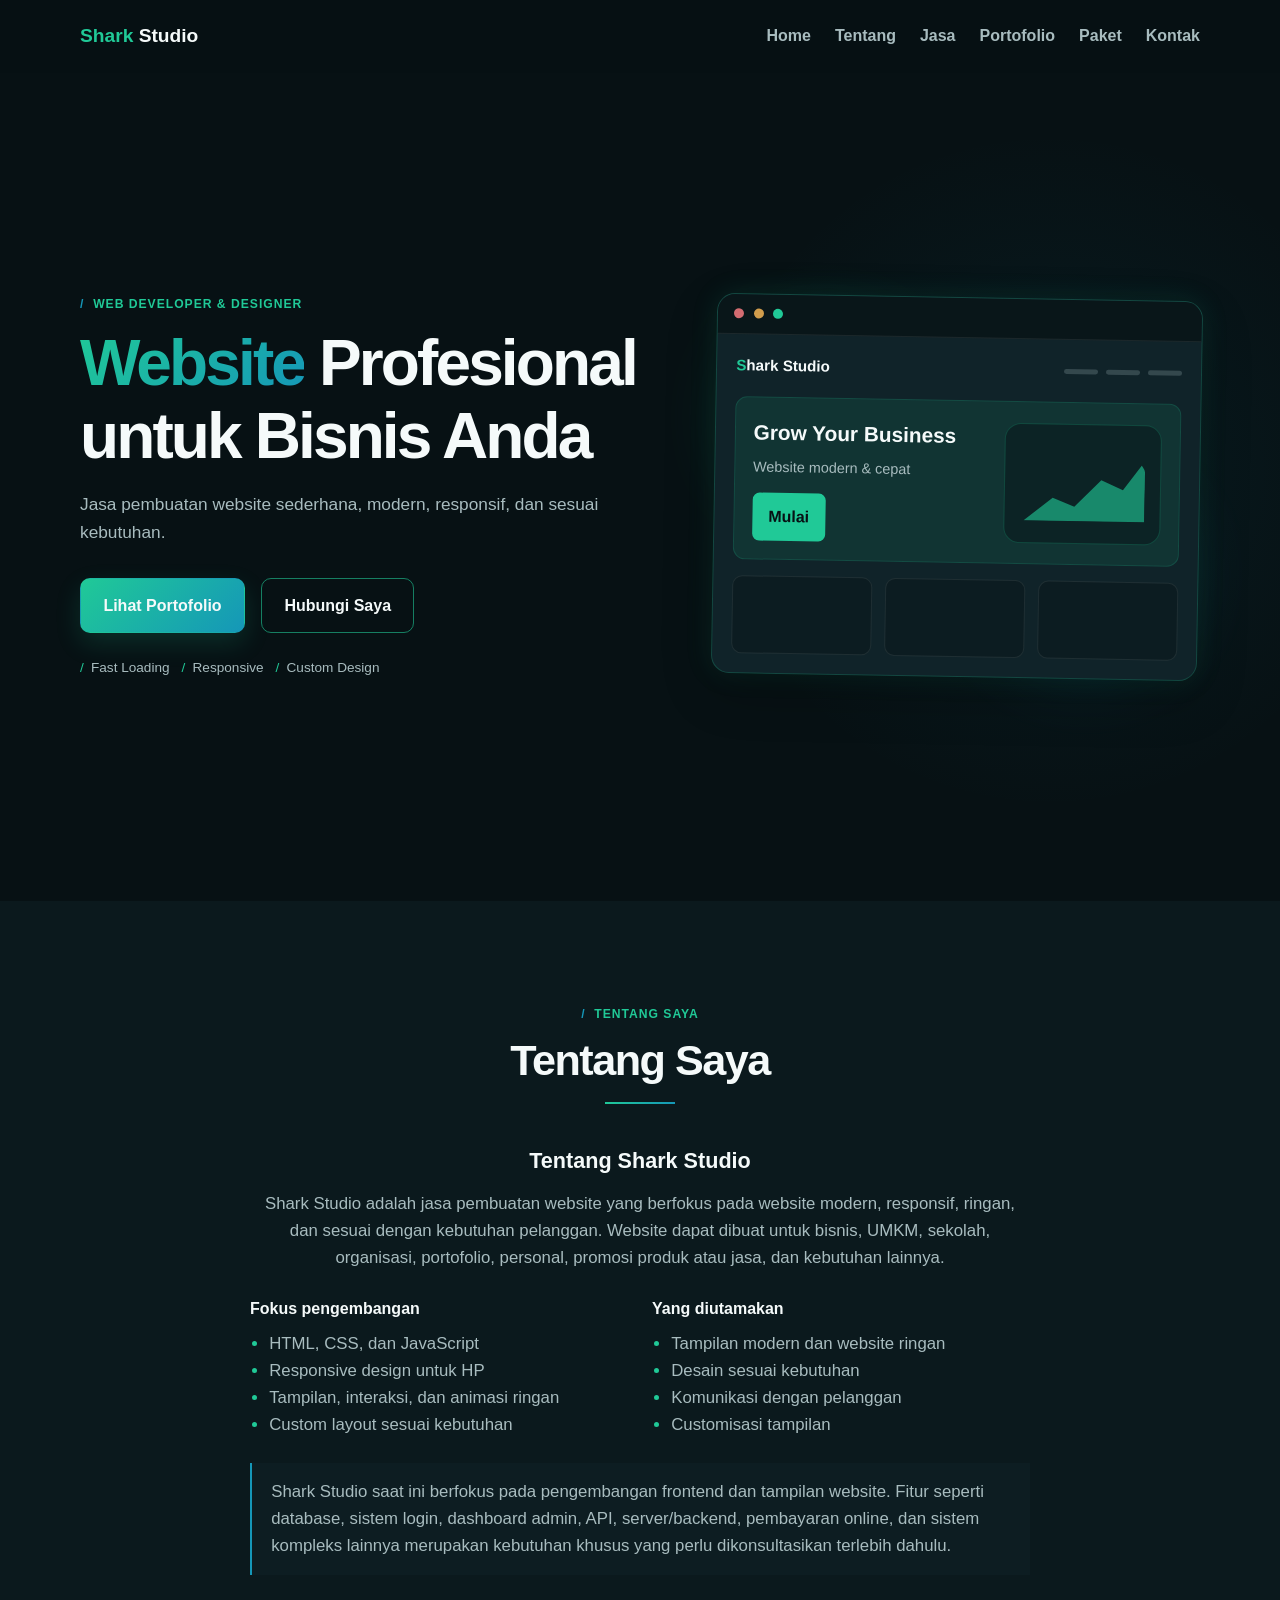
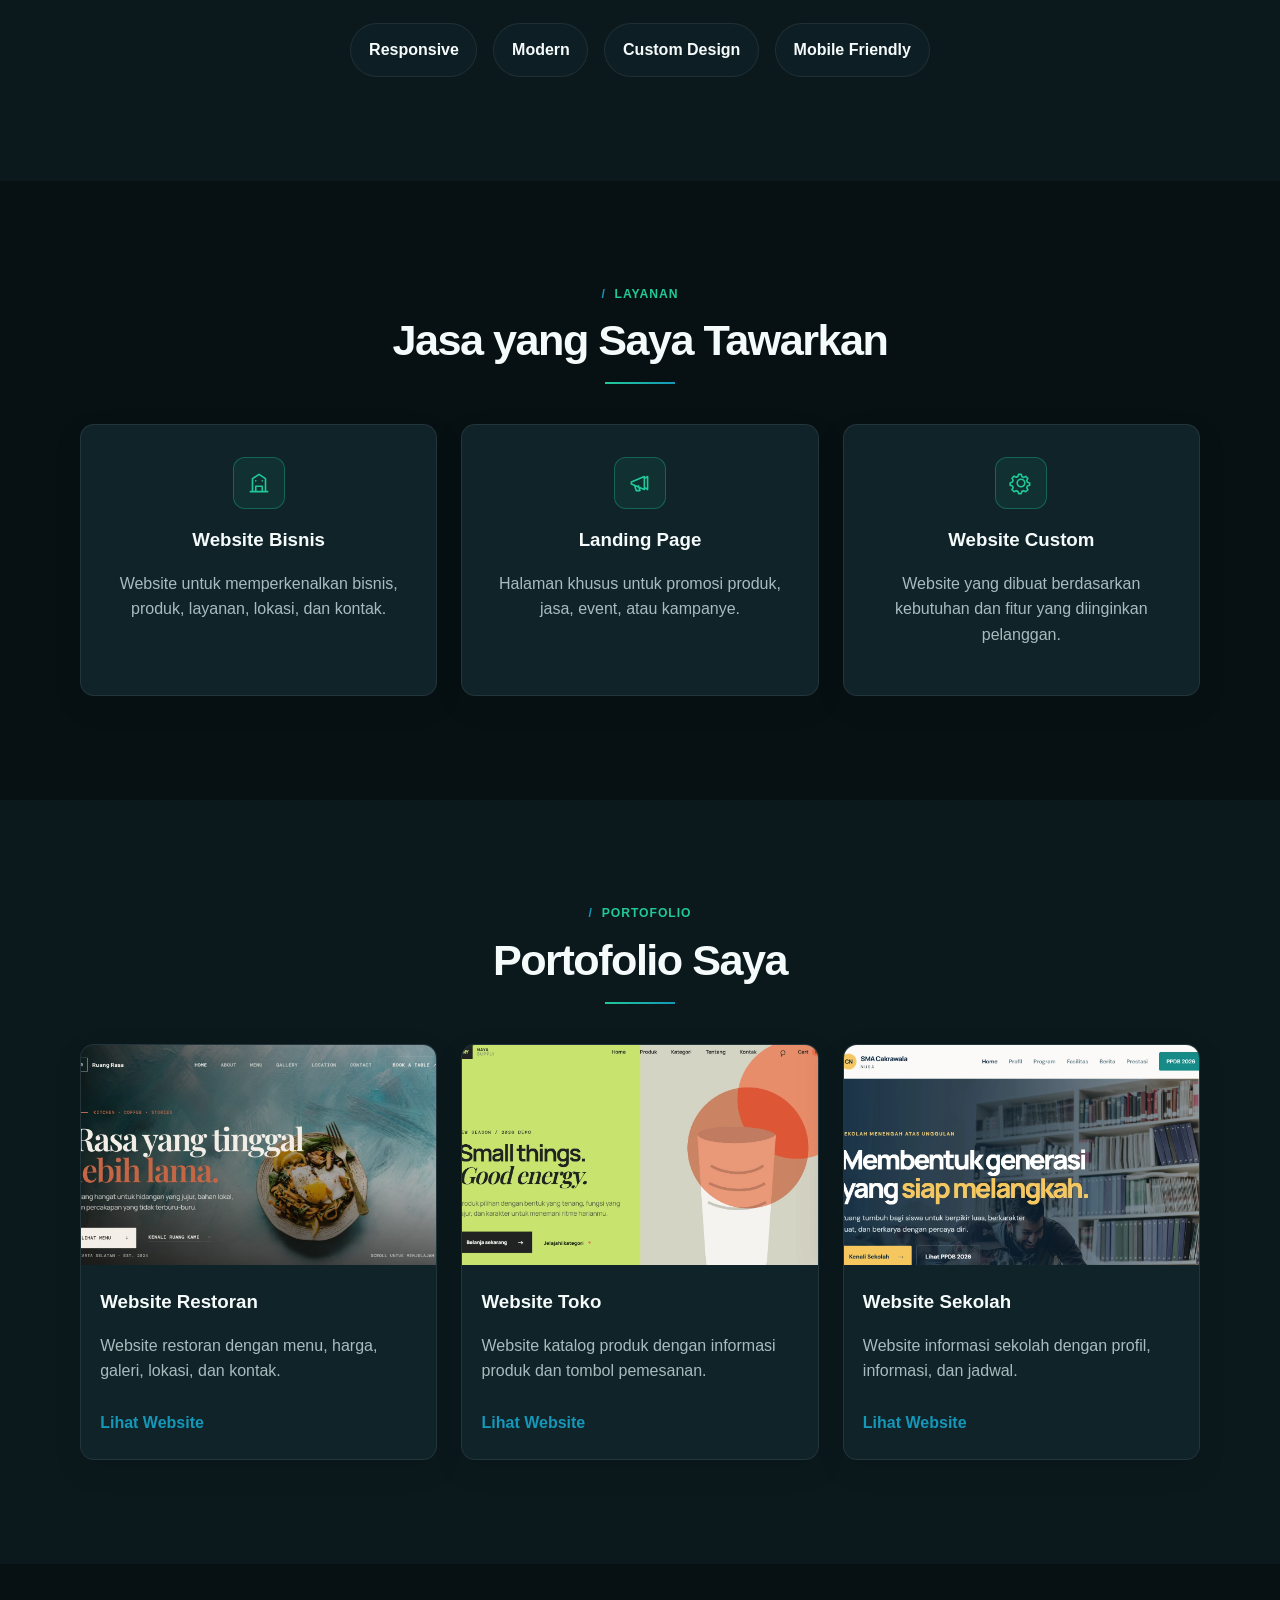
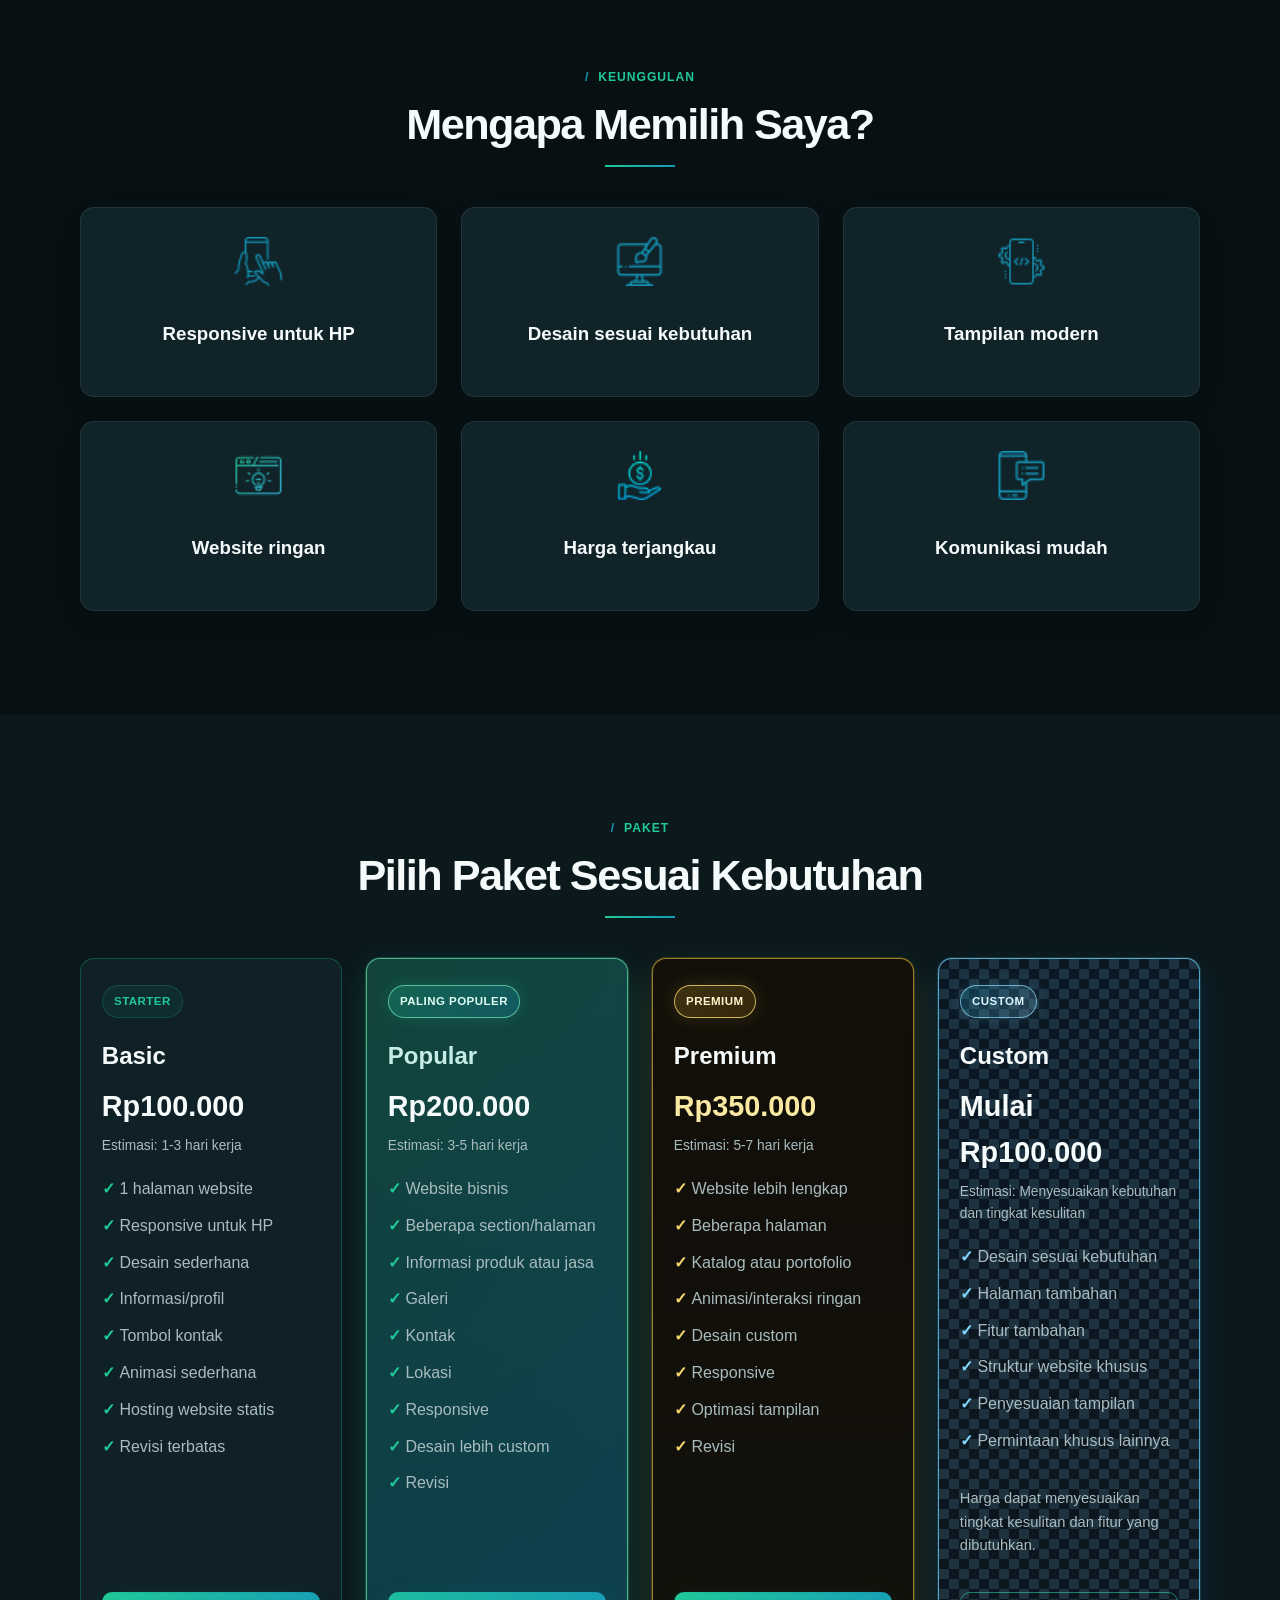
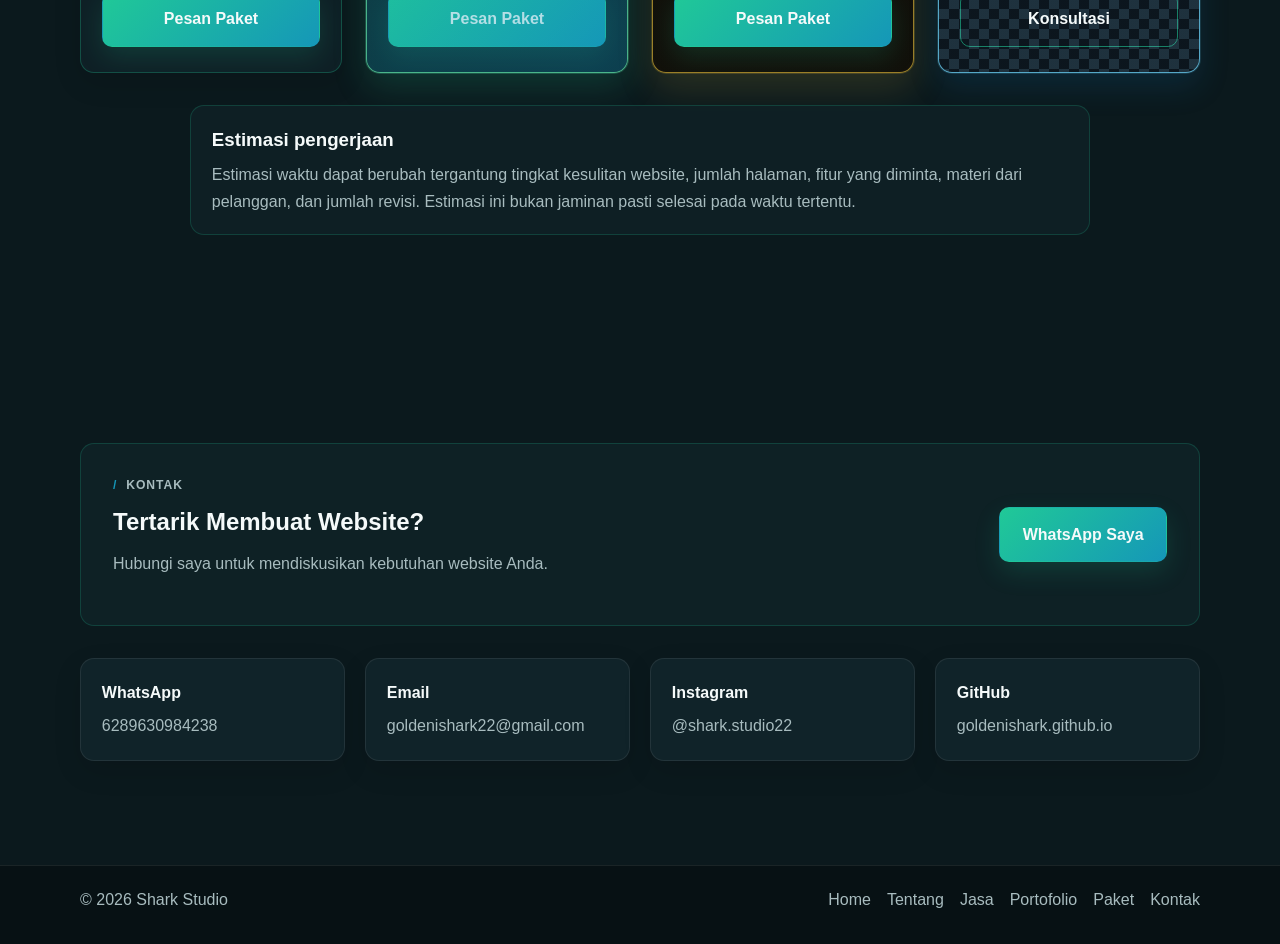
<file: index.html>
<!DOCTYPE html>
<html lang="id">
  <head>
    <meta charset="UTF-8" />
    <meta name="viewport" content="width=device-width, initial-scale=1.0" />
    <meta
      name="description"
      content="Shark Studio menyediakan jasa pembuatan website profesional untuk UMKM, bisnis, sekolah, organisasi, dan kebutuhan pribadi."
    />
    <title>Shark Studio</title>
    <link rel="stylesheet" href="style.css" />
  </head>
  <body>
    <header class="site-header">
      <div class="container header-inner">
        <a href="#home" class="logo"><span>Shark</span> Studio</a>

        <button class="menu-toggle" aria-label="Buka menu" aria-expanded="false">
          <span></span>
          <span></span>
          <span></span>
        </button>

        <nav class="main-nav" aria-label="Navigasi utama">
          <ul>
            <li><a href="#home">Home</a></li>
            <li><a href="#about">Tentang</a></li>
            <li><a href="#services">Jasa</a></li>
            <li><a href="#portfolio">Portofolio</a></li>
            <li><a href="#packages">Paket</a></li>
            <li><a href="#contact">Kontak</a></li>
          </ul>
        </nav>
      </div>
    </header>

    <main>
      <section id="home" class="hero section">
        <div class="container hero-grid">
          <div class="hero-copy reveal">
            <p class="eyebrow">Web Developer & Designer</p>
            <h1><span class="accent-text">Website</span> Profesional untuk Bisnis Anda</h1>
            <p class="lead">
              Jasa pembuatan website sederhana, modern, responsif, dan sesuai kebutuhan.
            </p>
            <div class="hero-actions">
              <a href="#portfolio" class="btn btn-primary">Lihat Portofolio</a>
              <a href="#contact" class="btn btn-secondary">Hubungi Saya</a>
            </div>
            <ul class="mini-list">
              <li>Fast Loading</li>
              <li>Responsive</li>
              <li>Custom Design</li>
            </ul>
          </div>

          <div class="hero-visual reveal" aria-label="Mockup website">
            <div class="browser-window">
              <div class="browser-bar">
                <span></span>
                <span></span>
                <span></span>
              </div>
              <div class="browser-content">
                <div class="mockup-header">
                  <div class="mockup-brand">Shark Studio</div>
                  <div class="mockup-nav">
                    <span></span>
                    <span></span>
                    <span></span>
                  </div>
                </div>
                <div class="mockup-hero">
                  <div>
                    <h3>Grow Your Business</h3>
                    <p>Website modern & cepat</p>
                    <button>Mulai</button>
                  </div>
                  <div class="mockup-chart"></div>
                </div>
                <div class="mockup-cards">
                  <div></div>
                  <div></div>
                  <div></div>
                </div>
              </div>
            </div>
          </div>
        </div>
      </section>

      <section id="about" class="section about">
        <div class="container">
          <div class="section-heading reveal">
            <p class="eyebrow">Tentang Saya</p>
            <h2>Tentang Saya</h2>
          </div>

          <div class="about-content">
            <div class="about-text reveal">
              <h3>Tentang Shark Studio</h3>
              <p>
                Shark Studio adalah jasa pembuatan website yang berfokus pada website modern,
                responsif, ringan, dan sesuai dengan kebutuhan pelanggan.
                Website dapat dibuat untuk bisnis, UMKM, sekolah, organisasi, portofolio,
                personal, promosi produk atau jasa, dan kebutuhan lainnya.
              </p>
              <div class="about-details">
                <div>
                  <h4>Fokus pengembangan</h4>
                  <ul class="about-list">
                    <li>HTML, CSS, dan JavaScript</li>
                    <li>Responsive design untuk HP</li>
                    <li>Tampilan, interaksi, dan animasi ringan</li>
                    <li>Custom layout sesuai kebutuhan</li>
                  </ul>
                </div>
                <div>
                  <h4>Yang diutamakan</h4>
                  <ul class="about-list">
                    <li>Tampilan modern dan website ringan</li>
                    <li>Desain sesuai kebutuhan</li>
                    <li>Komunikasi dengan pelanggan</li>
                    <li>Customisasi tampilan</li>
                  </ul>
                </div>
              </div>
              <p class="about-scope">
                Shark Studio saat ini berfokus pada pengembangan frontend dan tampilan website.
                Fitur seperti database, sistem login, dashboard admin, API, server/backend,
                pembayaran online, dan sistem kompleks lainnya merupakan kebutuhan khusus yang
                perlu dikonsultasikan terlebih dahulu.
              </p>
            </div>

            <div class="about-features reveal">
              <div class="feature-pill">Responsive</div>
              <div class="feature-pill">Modern</div>
              <div class="feature-pill">Custom Design</div>
              <div class="feature-pill">Mobile Friendly</div>
            </div>
          </div>
        </div>
      </section>

      <section id="services" class="section services">
        <div class="container">
          <div class="section-heading reveal">
            <p class="eyebrow">Layanan</p>
            <h2>Jasa yang Saya Tawarkan</h2>
          </div>

          <div class="card-grid">
            <article class="service-card reveal">
              <div class="icon" aria-hidden="true"><svg viewBox="0 0 24 24" role="img"><path d="M4 20h16M6 20V8l6-4 6 4v12M9 20v-5h6v5M9 10h.01M15 10h.01" /></svg></div>
              <h3>Website Bisnis</h3>
              <p>
                Website untuk memperkenalkan bisnis, produk, layanan, lokasi, dan kontak.
              </p>
            </article>

            <article class="service-card reveal">
              <div class="icon" aria-hidden="true"><svg viewBox="0 0 24 24" role="img"><path d="m4 13 12 5V6L4 11v2Zm12 3 3 2V6l-3 2M7 14l1.5 5H12l-1.5-4.38" /></svg></div>
              <h3>Landing Page</h3>
              <p>
                Halaman khusus untuk promosi produk, jasa, event, atau kampanye.
              </p>
            </article>

            <article class="service-card reveal">
              <div class="icon" aria-hidden="true"><svg viewBox="0 0 24 24" role="img"><path d="M12 8.5A3.5 3.5 0 1 0 12 15.5 3.5 3.5 0 0 0 12 8.5Zm8 3.5-2.1-.7a6.2 6.2 0 0 0-.6-1.5l1-2-1.9-1.9-2 1a6.2 6.2 0 0 0-1.5-.6L12.2 4h-2.4l-.7 2.1a6.2 6.2 0 0 0-1.5.6l-2-1-1.9 1.9 1 2a6.2 6.2 0 0 0-.6 1.5L2 12v2l2.1.7c.2.5.4 1 .6 1.5l-1 2 1.9 1.9 2-1c.5.3 1 .5 1.5.6l.7 2.1h2.4l.7-2.1c.5-.1 1-.3 1.5-.6l2 1 1.9-1.9-1-2c.3-.5.5-1 .6-1.5L20 14v-2Z" /></svg></div>
              <h3>Website Custom</h3>
              <p>
                Website yang dibuat berdasarkan kebutuhan dan fitur yang diinginkan pelanggan.
              </p>
            </article>
          </div>
        </div>
      </section>

      <section id="portfolio" class="section portfolio">
        <div class="container">
          <div class="section-heading reveal">
            <p class="eyebrow">Portofolio</p>
            <h2>Portofolio Saya</h2>
          </div>

          <div class="portfolio-grid">
            <article class="portfolio-card reveal">
              <div class="portfolio-image">
                <img
                  src="assets/image/protofolio_restoran.webp"
                  alt="Website Restoran"
                />
              </div>
              <div class="portfolio-body">
                <h3>Website Restoran</h3>
                <p>Website restoran dengan menu, harga, galeri, lokasi, dan kontak.</p>
                <a href="portofolio/restoran/index.html" class="text-link">Lihat Website</a>
              </div>
            </article>

            <article class="portfolio-card reveal">
              <div class="portfolio-image">
                <img
                  src="assets/image/protofolio_toko.webp"
                  alt="Website Toko"
                />
              </div>
              <div class="portfolio-body">
                <h3>Website Toko</h3>
                <p>Website katalog produk dengan informasi produk dan tombol pemesanan.</p>
                <a href="portofolio/toko/index.html" class="text-link">Lihat Website</a>
              </div>
            </article>

            <article class="portfolio-card reveal">
              <div class="portfolio-image">
                <img
                  src="assets/image/protofolio_sekolah.webp"
                  alt="Website Sekolah"
                />
              </div>
              <div class="portfolio-body">
                <h3>Website Sekolah</h3>
                <p>Website informasi sekolah dengan profil, informasi, dan jadwal.</p>
                <a href="portofolio/sekolah/index.html" class="text-link">Lihat Website</a>
              </div>
            </article>
          </div>
        </div>
      </section>

      <section class="section features">
        <div class="container">
          <div class="section-heading reveal">
            <p class="eyebrow">Keunggulan</p>
            <h2>Mengapa Memilih Saya?</h2>
          </div>

          <div class="feature-grid">
            <div class="feature-item reveal"><span><img class="feature-icon" src="assets/icon/touch.png" alt="Responsive untuk HP" /></span><h3>Responsive untuk HP</h3></div>
            <div class="feature-item reveal"><span><img class="feature-icon" src="assets/icon/web-design.png" alt="Desain sesuai kebutuhan" /></span><h3>Desain sesuai kebutuhan</h3></div>
            <div class="feature-item reveal"><span><img class="feature-icon" src="assets/icon/mobile-development.png" alt="Tampilan modern" /></span><h3>Tampilan modern</h3></div>
            <div class="feature-item reveal"><span><img class="feature-icon" src="assets/icon/idea.png" alt="Website ringan" /></span><h3>Website ringan</h3></div>
            <div class="feature-item reveal"><span><img class="feature-icon" src="assets/icon/save-money.png" alt="Harga terjangkau" /></span><h3>Harga terjangkau</h3></div>
            <div class="feature-item reveal"><span><img class="feature-icon" src="assets/icon/sms.png" alt="Komunikasi mudah" /></span><h3>Komunikasi mudah</h3></div>
          </div>
        </div>
      </section>

      <section id="packages" class="section packages">
        <div class="container">
          <div class="section-heading reveal">
            <p class="eyebrow">Paket</p>
            <h2>Pilih Paket Sesuai Kebutuhan</h2>
          </div>

          <div id="package-list" class="package-grid reveal" aria-live="polite"></div>

          <div class="package-note reveal">
            <h3>Estimasi pengerjaan</h3>
            <p>
              Estimasi waktu dapat berubah tergantung tingkat kesulitan website, jumlah halaman,
              fitur yang diminta, materi dari pelanggan, dan jumlah revisi. Estimasi ini bukan
              jaminan pasti selesai pada waktu tertentu.
            </p>
          </div>
        </div>
      </section>

      <section id="contact" class="section contact">
        <div class="container contact-box reveal">
          <div>
            <p class="eyebrow">Kontak</p>
            <h2>Tertarik Membuat Website?</h2>
            <p>Hubungi saya untuk mendiskusikan kebutuhan website Anda.</p>
          </div>
          <a href="https://wa.me/6289630984238" class="btn btn-primary" target="_blank" rel="noreferrer">WhatsApp Saya</a>
        </div>

        <div class="container contact-info reveal">
          <div class="info-item">
            <strong>WhatsApp</strong>
            <a href="https://wa.me/6289630984238" target="_blank" rel="noreferrer">6289630984238</a>
          </div>
          <div class="info-item">
            <strong>Email</strong>
            <a href="mailto:goldenishark22@gmail.com">goldenishark22@gmail.com</a>
          </div>
          <div class="info-item">
            <strong>Instagram</strong>
            <a href="https://www.instagram.com/shark.studio22?stkn=MXU3NDJzcjA2dmlhdA==" target="_blank" rel="noreferrer">@shark.studio22</a>
          </div>
          <div class="info-item">
            <strong>GitHub</strong>
            <a href="https://goldenishark.github.io" target="_blank" rel="noreferrer">goldenishark.github.io</a>
          </div>
        </div>
      </section>
    </main>

    <footer class="site-footer">
      <div class="container footer-inner">
        <p>© 2026 Shark Studio</p>
        <nav class="footer-nav" aria-label="Navigasi footer">
          <a href="#home">Home</a>
          <a href="#about">Tentang</a>
          <a href="#services">Jasa</a>
          <a href="#portfolio">Portofolio</a>
          <a href="#packages">Paket</a>
          <a href="#contact">Kontak</a>
        </nav>
      </div>
    </footer>

    <button class="scroll-top" aria-label="Kembali ke atas">↑</button>

    <script src="script.js"></script>
  </body>
</html>
</file>
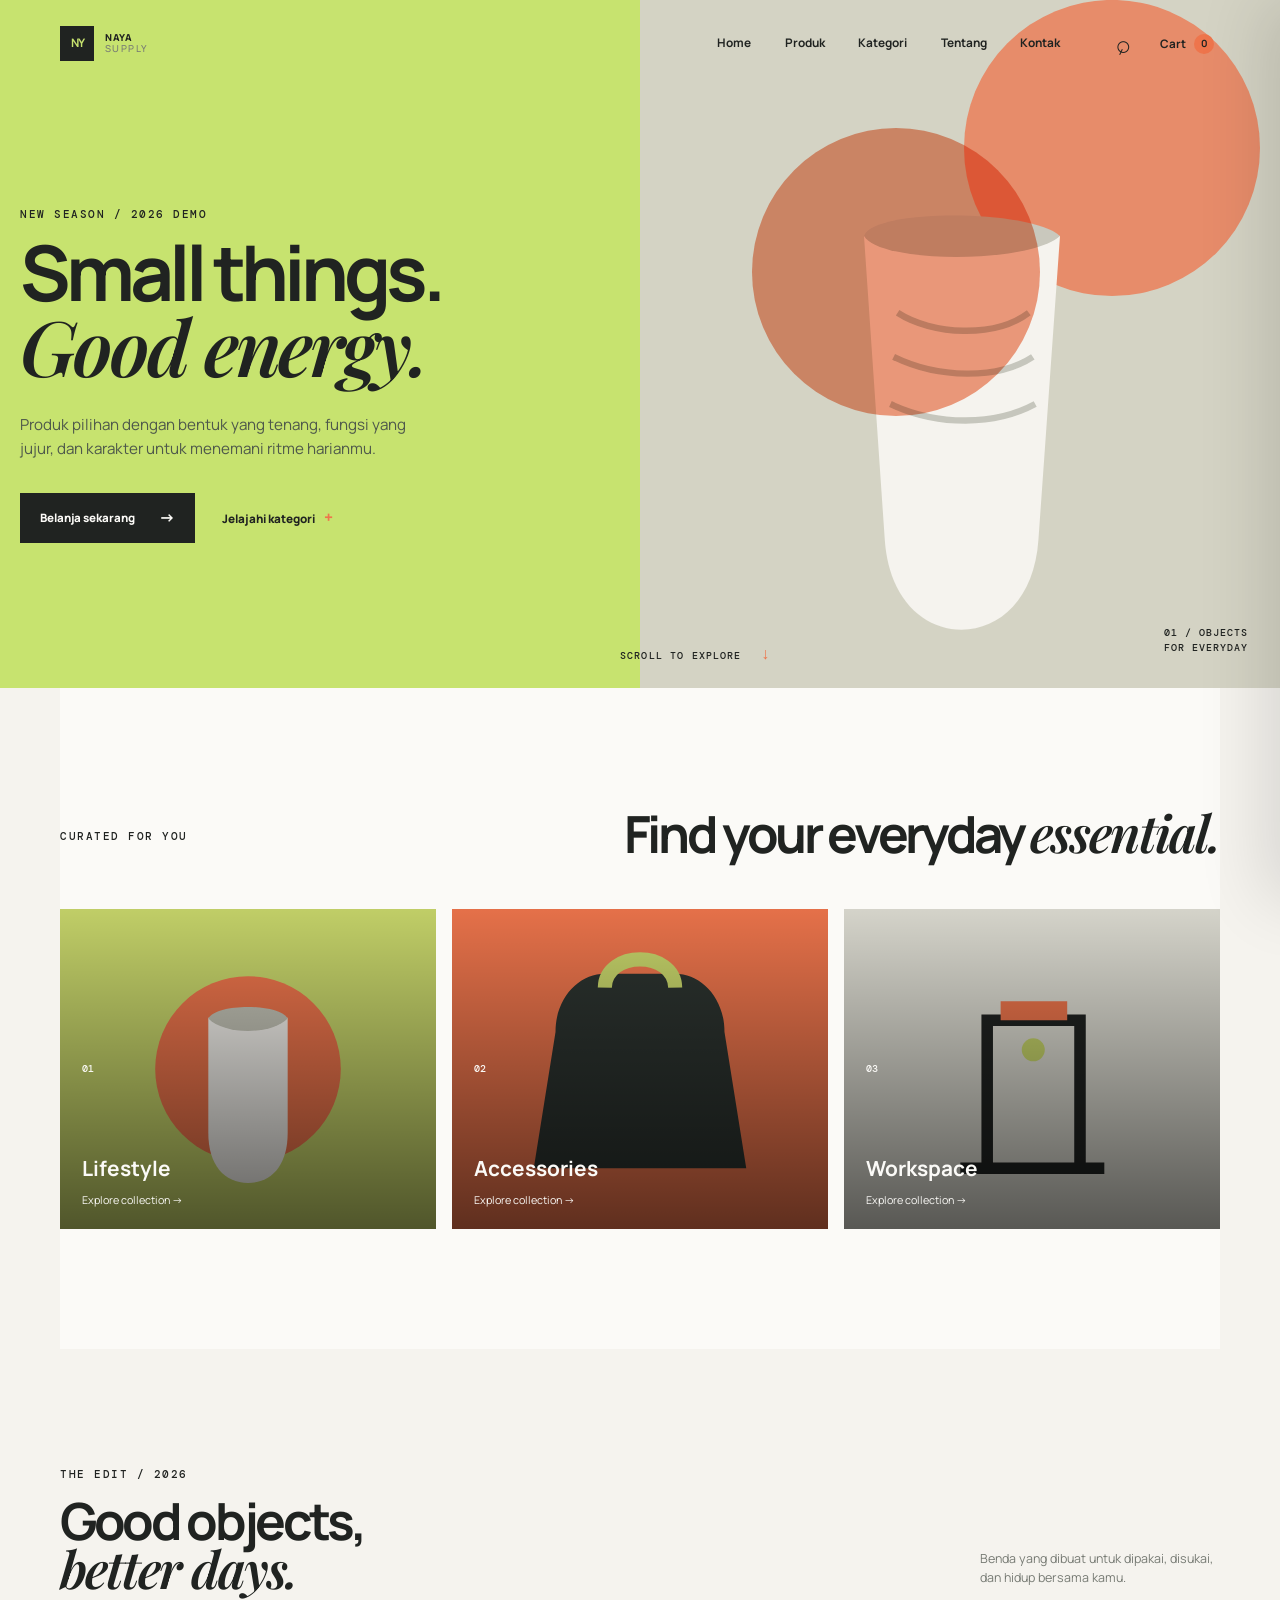
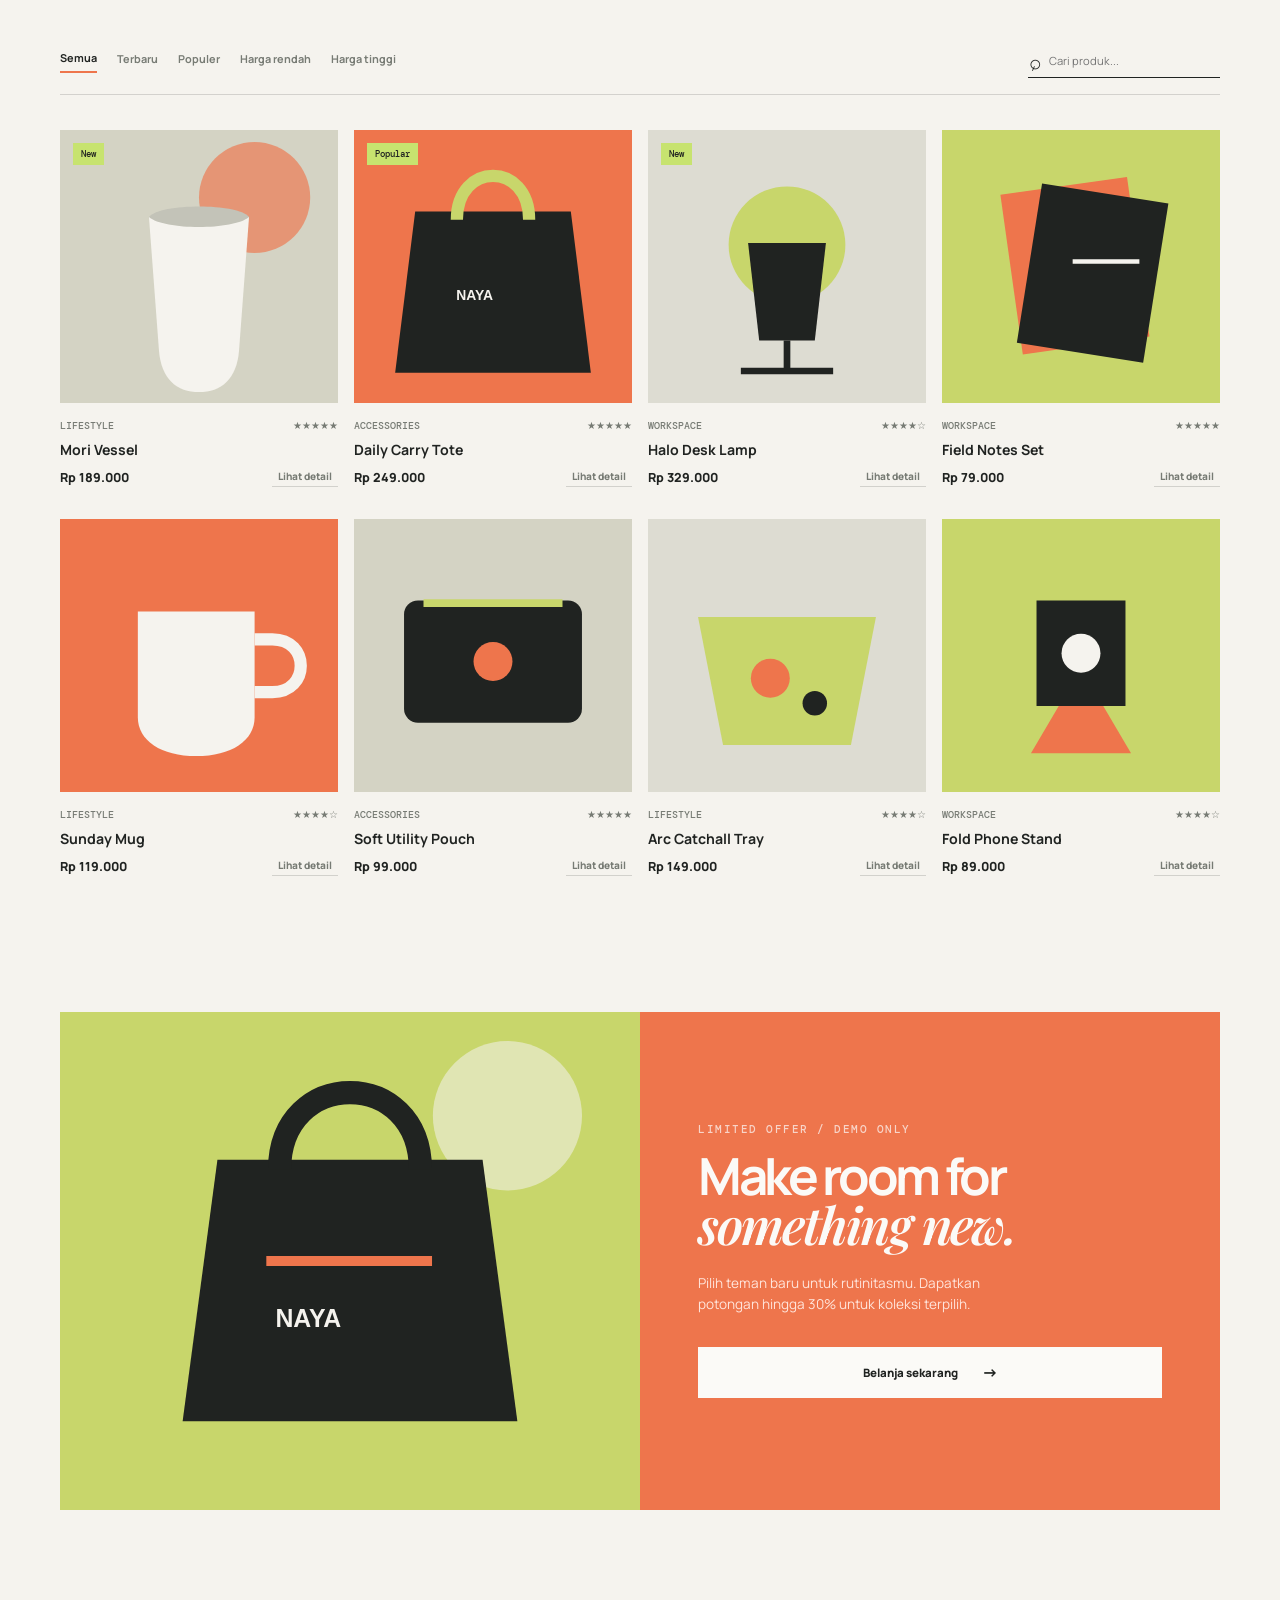
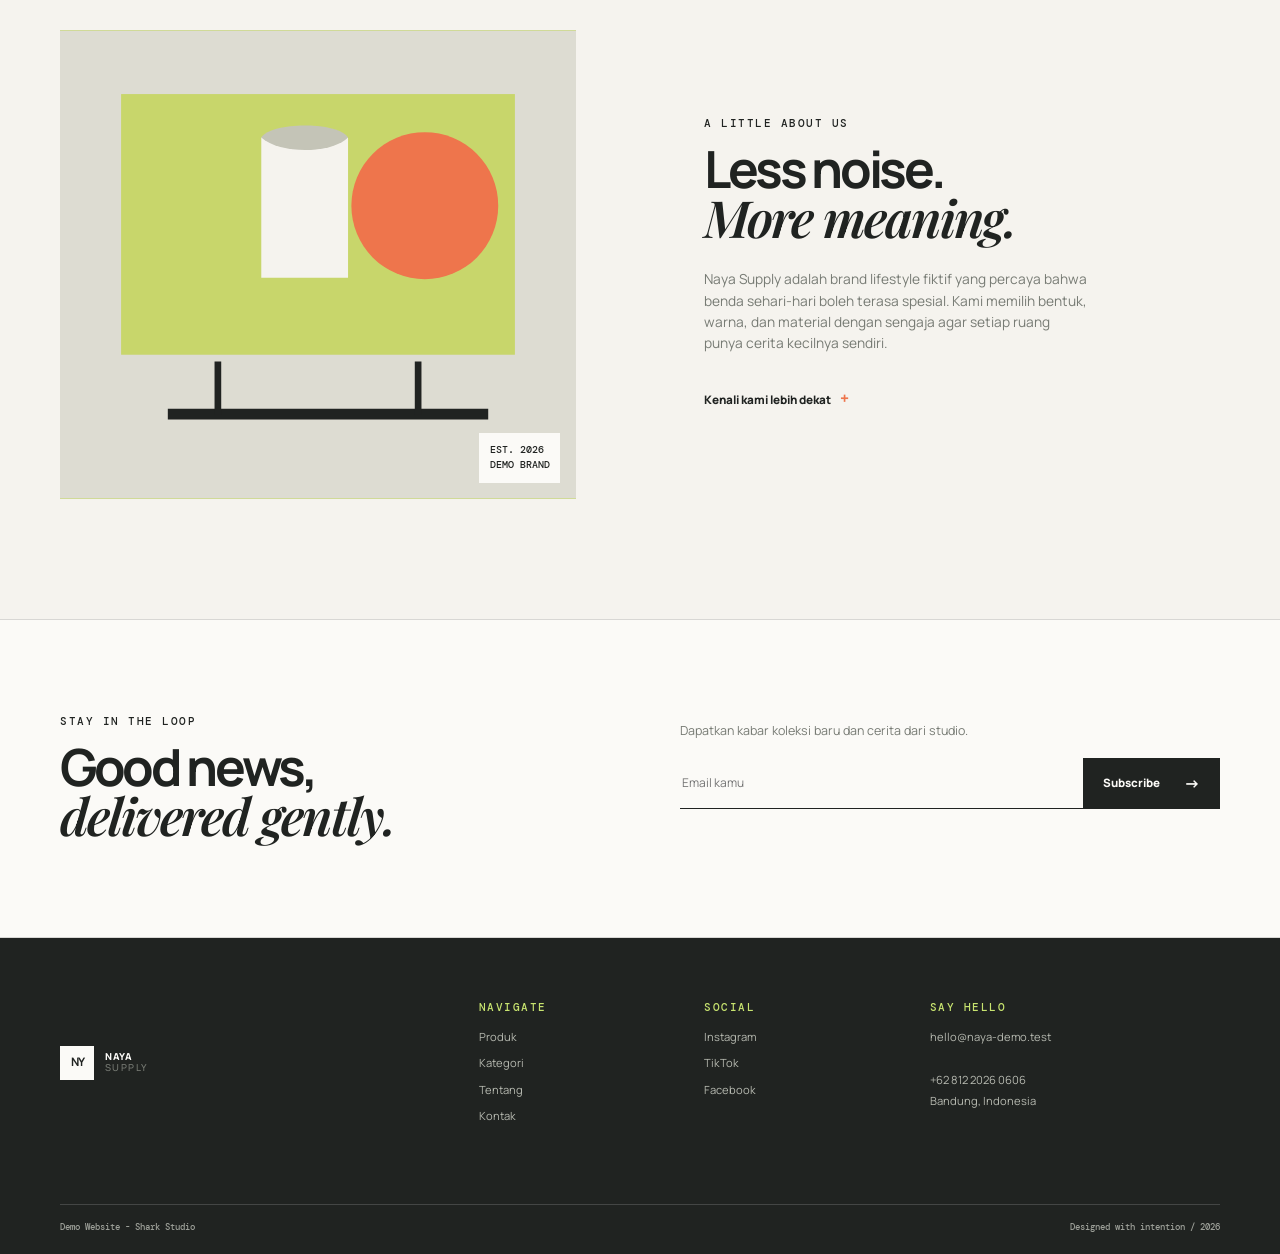
<file: portofolio/toko/index.html>
<!doctype html>
<html lang="id">
<head>
  <meta charset="utf-8">
  <meta name="viewport" content="width=device-width, initial-scale=1">
  <meta name="description" content="Naya Supply adalah demo website toko lifestyle modern dari Shark Studio.">
  <title>NAYA SUPPLY | Demo Store</title>
  <link rel="preconnect" href="https://fonts.googleapis.com">
  <link rel="preconnect" href="https://fonts.gstatic.com" crossorigin>
  <link href="https://fonts.googleapis.com/css2?family=DM+Mono:wght@400;500&family=Manrope:wght@400;500;600;700;800&family=Playfair+Display:wght@600;700&display=swap" rel="stylesheet">
  <link rel="stylesheet" href="style.css">
</head>
<body>
  <div class="loading-screen" id="loading-screen" aria-label="Memuat Naya Supply">
    <div class="loading-wordmark">NAYA<span>.</span></div><div class="loading-line"><i></i></div><small>DEMO STORE / SHARK STUDIO</small>
  </div>

  <header class="site-header">
    <a class="brand" href="#home" aria-label="Naya Supply home"><b>NY</b><span>NAYA<br><em>SUPPLY</em></span></a>
    <nav class="site-nav" id="site-nav" aria-label="Navigasi utama">
      <a href="#home">Home</a><a href="#products">Produk</a><a href="#categories">Kategori</a><a href="#about">Tentang</a><a href="#contact">Kontak</a>
    </nav>
    <div class="header-actions">
      <button class="icon-button search-trigger" aria-label="Cari produk" data-scroll-search>⌕</button>
      <button class="cart-trigger" aria-label="Buka keranjang"><span>Cart</span><b id="cart-count">0</b></button>
      <button class="menu-toggle" aria-label="Buka menu" aria-expanded="false"><i></i><i></i></button>
    </div>
  </header>

  <main>
    <section class="hero" id="home">
      <div class="hero-copy shell reveal-item"><p class="eyebrow">NEW SEASON / 2026 DEMO</p><h1>Small things.<br><i>Good energy.</i></h1><p class="hero-lead">Produk pilihan dengan bentuk yang tenang, fungsi yang jujur, dan karakter untuk menemani ritme harianmu.</p><div class="hero-actions"><a class="button button-dark" href="#products">Belanja sekarang <span>-></span></a><a class="text-link" href="#categories">Jelajahi kategori <span>+</span></a></div></div>
      <div class="hero-art"><div class="sun-shape"></div><img src="assets/images/hero-vessel.svg" alt="Vas keramik dan buku di atas meja" fetchpriority="high"><p class="hero-note">01 / OBJECTS<br>FOR EVERYDAY</p></div>
      <div class="hero-scroll">SCROLL TO EXPLORE <span>↓</span></div>
    </section>

    <section class="category-section section shell" id="categories"><div class="section-heading reveal-item"><p class="eyebrow">CURATED FOR YOU</p><h2>Find your everyday <i>essential.</i></h2></div><div class="category-grid">
      <button class="category-card reveal-item" data-category-filter="lifestyle"><img src="assets/images/category-lifestyle.svg" alt="Lifestyle products"><span>01</span><strong>Lifestyle</strong><em>Explore collection -></em></button>
      <button class="category-card reveal-item" data-category-filter="accessories"><img src="assets/images/category-accessories.svg" alt="Accessories products"><span>02</span><strong>Accessories</strong><em>Explore collection -></em></button>
      <button class="category-card reveal-item" data-category-filter="workspace"><img src="assets/images/category-workspace.svg" alt="Workspace products"><span>03</span><strong>Workspace</strong><em>Explore collection -></em></button>
    </div></section>

    <section class="products-section section" id="products"><div class="shell"><div class="section-heading products-heading reveal-item"><div><p class="eyebrow">THE EDIT / 2026</p><h2>Good objects,<br><i>better days.</i></h2></div><p class="heading-note">Benda yang dibuat untuk dipakai, disukai, dan hidup bersama kamu.</p></div>
      <div class="product-toolbar"><div class="filter-tabs" role="group" aria-label="Filter produk"><button class="active" data-filter="all">Semua</button><button data-filter="latest">Terbaru</button><button data-filter="popular">Populer</button><button data-filter="low">Harga rendah</button><button data-filter="high">Harga tinggi</button></div><label class="search-box"><span>⌕</span><input id="product-search" type="search" placeholder="Cari produk..." aria-label="Cari produk"></label></div>
      <div class="product-grid" id="product-grid"></div><p class="empty-state" id="empty-state" hidden>Produk yang kamu cari belum ditemukan.</p>
    </div></section>

    <section class="promo-section shell"><div class="promo-art"><img src="assets/images/promo-bag.svg" alt="Tas kanvas Naya Supply" loading="lazy"></div><div class="promo-copy"><p class="eyebrow">LIMITED OFFER / DEMO ONLY</p><h2>Make room for<br><i>something new.</i></h2><p>Pilih teman baru untuk rutinitasmu. Dapatkan potongan hingga 30% untuk koleksi terpilih.</p><a class="button button-light" href="#products">Belanja sekarang <span>-></span></a></div></section>

    <section class="about-section section shell" id="about"><div class="about-image reveal-item"><img src="assets/images/about-studio.svg" alt="Suasana studio Naya Supply" loading="lazy"><span>EST. 2026<br>DEMO BRAND</span></div><div class="about-copy reveal-item"><p class="eyebrow">A LITTLE ABOUT US</p><h2>Less noise.<br><i>More meaning.</i></h2><p>Naya Supply adalah brand lifestyle fiktif yang percaya bahwa benda sehari-hari boleh terasa spesial. Kami memilih bentuk, warna, dan material dengan sengaja agar setiap ruang punya cerita kecilnya sendiri.</p><a class="text-link" href="#contact">Kenali kami lebih dekat <span>+</span></a></div></section>

    <section class="newsletter-section" id="contact"><div class="shell newsletter-inner"><div><p class="eyebrow">STAY IN THE LOOP</p><h2>Good news,<br><i>delivered gently.</i></h2></div><form id="newsletter-form"><label for="email">Dapatkan kabar koleksi baru dan cerita dari studio.</label><div class="email-row"><input id="email" type="email" placeholder="Email kamu" required><button class="button button-dark" type="submit">Subscribe <span>-></span></button></div><p class="form-message" id="form-message" role="status"></p></form></div></section>
  </main>

  <footer class="site-footer"><div class="shell footer-main"><a class="brand brand-footer" href="#home"><b>NY</b><span>NAYA<br><em>SUPPLY</em></span></a><div><p class="footer-label">Navigate</p><a href="#products">Produk</a><a href="#categories">Kategori</a><a href="#about">Tentang</a><a href="#contact">Kontak</a></div><div><p class="footer-label">Social</p><a href="#contact">Instagram</a><a href="#contact">TikTok</a><a href="#contact">Facebook</a></div><div class="footer-contact"><p class="footer-label">Say hello</p><a href="mailto:hello@naya-demo.test">hello@naya-demo.test</a><p>+62 812 2026 0606<br>Bandung, Indonesia</p></div></div><div class="shell footer-bottom"><span>Demo Website - Shark Studio</span><span>Designed with intention / 2026</span></div></footer>

  <aside class="cart-drawer" id="cart-drawer" aria-hidden="true"><div class="drawer-head"><div><p class="eyebrow">YOUR SELECTION</p><h2>Cart <span id="cart-label">(0)</span></h2></div><button class="close-button" data-close-cart aria-label="Tutup cart">x</button></div><div class="cart-items" id="cart-items"></div><div class="cart-footer"><div class="total-row"><span>Total</span><strong id="cart-total">Rp 0</strong></div><button class="button button-dark checkout-button" id="checkout-button">Checkout demo <span>-></span></button><small>Checkout ini hanya simulasi frontend. Tidak ada pembayaran nyata.</small></div></aside><div class="drawer-backdrop" data-close-cart></div>

  <dialog class="product-modal" id="product-modal"><button class="close-button modal-close" aria-label="Tutup detail">x</button><div class="modal-image"><img id="modal-image" alt=""></div><div class="modal-copy"><p class="eyebrow" id="modal-category"></p><h2 id="modal-name"></h2><div class="modal-rating" id="modal-rating"></div><strong class="modal-price" id="modal-price"></strong><p id="modal-description"></p><div class="option-row"><span>Color</span><div><button class="option active">Mist</button><button class="option">Ink</button><button class="option">Clay</button></div></div><div class="quantity-row"><span>Jumlah</span><div class="quantity-control"><button data-modal-quantity="-" aria-label="Kurangi jumlah">-</button><b id="modal-quantity">1</b><button data-modal-quantity="+" aria-label="Tambah jumlah">+</button></div></div><button class="button button-dark modal-add" id="modal-add">Tambah ke cart <span>-></span></button></div></dialog>
  <script src="script.js"></script>
</body>
</html>
</file>
<file: style.css>
:root {
  --bg-primary: #071114;
  --bg-secondary: #0b191d;
  --bg-card: #102329;
  --green: #20c997;
  --green-dark: #14966f;
  --sea-blue: #1597b8;
  --sea-blue-dark: #0d6078;
  --white: #f5fafa;
  --text-primary: #f5fafa;
  --text-secondary: #a8bcbf;
  --border: rgba(255, 255, 255, 0.08);
  --gradient-accent: linear-gradient(135deg, #20c997, #1597b8);
  --shadow: 0 18px 50px rgba(0, 0, 0, 0.24);
  --glow: 0 0 28px rgba(32, 201, 151, 0.12);
  --radius: 14px;
}

* { box-sizing: border-box; }

html { scroll-behavior: smooth; }

body {
  margin: 0;
  overflow-x: hidden;
  font-family: "Trebuchet MS", Arial, sans-serif;
  background: var(--bg-primary);
  color: var(--text-primary);
  line-height: 1.6;
}

img { max-width: 100%; display: block; }
a { color: inherit; text-decoration: none; }
button, input, textarea, select { font: inherit; }
button:focus-visible, a:focus-visible { outline: 2px solid var(--green); outline-offset: 4px; }

.container { width: min(1120px, calc(100% - 2rem)); margin: 0 auto; }
.section { padding: 6.5rem 0; }

.site-header {
  position: sticky;
  top: 0;
  z-index: 1000;
  background: rgba(7, 17, 20, 0.72);
  backdrop-filter: blur(14px);
  border-bottom: 1px solid transparent;
  transition: background 0.25s ease, border-color 0.25s ease;
}

.site-header.scrolled { background: rgba(7, 17, 20, 0.94); border-color: var(--border); box-shadow: 0 8px 26px rgba(0, 0, 0, 0.14); }
.header-inner { display: flex; align-items: center; justify-content: space-between; min-height: 72px; }
.logo { color: var(--white); font-size: 1.2rem; font-weight: 700; }
.logo span { color: var(--green); }

.main-nav ul { display: flex; align-items: center; gap: 1.5rem; list-style: none; margin: 0; padding: 0; }
.main-nav a { color: var(--text-secondary); font-weight: 600; transition: color 0.25s ease; }
.main-nav a:hover, .main-nav a:focus-visible { color: var(--green); }

.menu-toggle {
  display: none;
  width: 46px;
  height: 46px;
  border: 1px solid var(--border);
  background: var(--bg-card);
  border-radius: 12px;
  align-items: center;
  justify-content: center;
  flex-direction: column;
  gap: 5px;
  cursor: pointer;
}

.menu-toggle span { width: 22px; height: 2px; background: var(--green); border-radius: 999px; display: block; }

.hero {
  min-height: calc(100vh - 72px);
  display: flex;
  align-items: center;
  background: radial-gradient(circle at 82% 48%, rgba(21, 151, 184, 0.08), transparent 30%), var(--bg-primary);
}

.hero-grid { display: grid; gap: 2.5rem; align-items: center; }
.hero-copy { max-width: 600px; }
.eyebrow { margin: 0 0 0.75rem; color: var(--green); font-weight: 700; text-transform: uppercase; letter-spacing: 0.08em; font-size: 0.76rem; }
.eyebrow::before { content: "/"; margin-right: 0.55rem; color: var(--sea-blue); }

.hero-copy h1, .section-heading h2, .contact-box h2 { margin: 0 0 1rem; color: var(--white); line-height: 1.15; }
.hero-copy h1 { font-size: clamp(2.2rem, 5vw, 4rem); letter-spacing: -0.045em; }
.accent-text { background: var(--gradient-accent); -webkit-background-clip: text; background-clip: text; color: transparent; }
.lead { font-size: 1.08rem; color: var(--text-secondary); margin-bottom: 2rem; }
.hero-actions { display: flex; flex-wrap: wrap; gap: 1rem; margin-bottom: 1.5rem; }

.btn {
  display: inline-flex;
  align-items: center;
  justify-content: center;
  min-height: 48px;
  padding: 0.85rem 1.4rem;
  border: 1px solid transparent;
  border-radius: 10px;
  font-weight: 700;
  transition: transform 0.25s ease, box-shadow 0.25s ease, background 0.25s ease, border-color 0.25s ease;
}

.btn:hover, .btn:focus-visible { transform: translateY(-2px); }
.btn-primary { background: var(--gradient-accent); color: var(--white); box-shadow: 0 10px 26px rgba(32, 201, 151, 0.16); }
.btn-primary:hover, .btn-primary:focus-visible { background: linear-gradient(135deg, #14966f, #0d6078); box-shadow: 0 14px 32px rgba(21, 151, 184, 0.22); }
.btn-secondary { border-color: rgba(32, 201, 151, 0.6); background: transparent; color: var(--white); }
.btn-secondary:hover, .btn-secondary:focus-visible { border-color: var(--green); background: rgba(32, 201, 151, 0.08); }

.mini-list { display: flex; flex-wrap: wrap; gap: 0.75rem; list-style: none; padding: 0; margin: 0; color: var(--text-secondary); font-size: 0.85rem; }
.mini-list li::before { content: "/"; margin-right: 0.45rem; color: var(--green); }

.hero-visual { position: relative; display: flex; justify-content: center; }
.hero-visual::before, .hero-visual::after { content: ""; position: absolute; border-radius: 50%; filter: blur(38px); opacity: 0.18; pointer-events: none; }
.hero-visual::before { width: 180px; height: 180px; background: var(--green); top: 8%; left: 4%; }
.hero-visual::after { width: 190px; height: 190px; background: var(--sea-blue); right: 4%; bottom: 2%; }

.browser-window { position: relative; z-index: 1; width: min(100%, 520px); background: var(--bg-card); border: 1px solid rgba(32, 201, 151, 0.22); border-radius: 18px; box-shadow: var(--shadow), var(--glow); overflow: hidden; transform: rotate(1deg); }
.browser-bar { background: rgba(7, 17, 20, 0.72); padding: 0.9rem 1rem; display: flex; gap: 0.6rem; border-bottom: 1px solid var(--border); }
.browser-bar span { width: 10px; height: 10px; border-radius: 50%; display: inline-block; }
.browser-bar span:nth-child(1) { background: #d36c71; }
.browser-bar span:nth-child(2) { background: #d19d4c; }
.browser-bar span:nth-child(3) { background: var(--green); }
.browser-content { padding: 1.2rem; }
.mockup-header { display: flex; align-items: center; justify-content: space-between; margin-bottom: 1.2rem; }
.mockup-brand { color: var(--white); font-size: 0.95rem; font-weight: 700; }
.mockup-brand::first-letter { color: var(--green); }
.mockup-nav { display: flex; gap: 0.5rem; }
.mockup-nav span { width: 34px; height: 5px; background: rgba(168, 188, 191, 0.24); border-radius: 999px; display: block; }
.mockup-hero { display: grid; grid-template-columns: 1.2fr 0.8fr; gap: 1rem; background: rgba(32, 201, 151, 0.1); border: 1px solid rgba(32, 201, 151, 0.16); border-radius: 12px; padding: 1.1rem; align-items: center; }
.mockup-hero h3 { margin: 0 0 0.4rem; font-size: 1.3rem; color: var(--white); }
.mockup-hero p { margin: 0 0 0.9rem; color: var(--text-secondary); font-size: 0.9rem; }
.mockup-hero button { border: 0; background: var(--green); color: var(--bg-primary); border-radius: 7px; padding: 0.7rem 1rem; font-weight: 700; }
.mockup-chart { height: 120px; border-radius: 16px; border: 1px solid rgba(32, 201, 151, 0.22); background: rgba(7, 17, 20, 0.45); position: relative; overflow: hidden; }
.mockup-chart::before { content: ""; position: absolute; inset: auto 10% 18% 12%; height: 52%; border-radius: 14px 14px 0 0; background: rgba(32, 201, 151, 0.62); clip-path: polygon(0% 100%, 24% 62%, 42% 76%, 64% 32%, 82% 48%, 100% 0%, 100% 100%); }
.mockup-cards { display: grid; grid-template-columns: repeat(3, 1fr); gap: 0.8rem; margin-top: 1rem; }
.mockup-cards div { height: 78px; border-radius: 10px; background: rgba(7, 17, 20, 0.36); border: 1px solid var(--border); }

.about, .portfolio, .contact { background: var(--bg-secondary); }
.section-heading { text-align: center; margin-bottom: 2.5rem; }
.section-heading h2 { font-size: clamp(2rem, 4vw, 2.7rem); letter-spacing: -0.035em; }
.section-heading h2::after { content: ""; display: block; width: 70px; height: 2px; margin: 1rem auto 0; background: var(--gradient-accent); }
.about-content { display: grid; gap: 2rem; }
.about-text { max-width: 780px; margin: 0 auto; text-align: center; font-size: 1.05rem; color: var(--text-secondary); }
.about-text h3, .about-details h4 { color: var(--white); }
.about-text h3 { margin: 0 0 0.8rem; font-size: 1.35rem; }
.about-text p { margin: 0 0 1rem; }
.about-details { display: grid; grid-template-columns: repeat(2, minmax(0, 1fr)); gap: 1.5rem; margin: 1.5rem 0; text-align: left; }
.about-details h4 { margin: 0 0 0.6rem; font-size: 1rem; }
.about-list { margin: 0; padding-left: 1.2rem; }
.about-list li::marker { color: var(--green); }
.about-scope { padding: 1rem 1.2rem; border-left: 2px solid var(--sea-blue); background: rgba(16, 35, 41, 0.5); text-align: left; }
.about-features { display: flex; flex-wrap: wrap; justify-content: center; gap: 1rem; }
.feature-pill { background: rgba(16, 35, 41, 0.62); color: var(--text-primary); border: 1px solid var(--border); border-radius: 999px; padding: 0.8rem 1.1rem; font-weight: 700; transition: border-color 0.25s ease, color 0.25s ease; }
.feature-pill:hover { border-color: rgba(21, 151, 184, 0.6); color: var(--green); }

.card-grid, .portfolio-grid, .feature-grid { display: grid; gap: 1.5rem; }
.card-grid, .portfolio-grid { grid-template-columns: repeat(3, minmax(0, 1fr)); }
.service-card, .portfolio-card, .feature-item, .info-item { background: var(--bg-card); border: 1px solid var(--border); border-radius: var(--radius); box-shadow: 0 10px 28px rgba(0, 0, 0, 0.12); transition: transform 0.25s ease, border-color 0.25s ease, box-shadow 0.25s ease; }
.service-card:hover, .portfolio-card:hover, .feature-item:hover, .info-item:hover { transform: translateY(-4px); border-color: rgba(32, 201, 151, 0.38); box-shadow: var(--shadow), var(--glow); }
.service-card { padding: 2rem 1.5rem; text-align: center; }
.icon { width: 52px; height: 52px; margin: 0 auto 1rem; display: grid; place-items: center; border: 1px solid rgba(32, 201, 151, 0.34); border-radius: 12px; background: rgba(32, 201, 151, 0.08); color: var(--green); }
.icon svg { width: 26px; height: 26px; fill: none; stroke: currentColor; stroke-linecap: round; stroke-linejoin: round; stroke-width: 1.5; }
.service-card h3, .portfolio-card h3, .feature-item h3 { margin: 0 0 0.7rem; color: var(--white); }
.service-card p, .portfolio-card p, .contact-box p, .contact-info a { color: var(--text-secondary); }

.portfolio-card { overflow: hidden; }
.portfolio-image { position: relative; height: 220px; overflow: hidden; background: var(--bg-card); }
.portfolio-image::after { content: ""; position: absolute; inset: 0; background: linear-gradient(135deg, rgba(32, 201, 151, 0.18), rgba(21, 151, 184, 0.2)); opacity: 0; transition: opacity 0.25s ease; }
.portfolio-card:hover .portfolio-image::after { opacity: 1; }
.portfolio-image img { width: 100%; height: 100%; object-fit: cover; }
.portfolio-body { padding: 1.4rem 1.2rem 1.5rem; }
.text-link { display: inline-block; margin-top: 0.6rem; color: var(--sea-blue); font-weight: 700; transition: color 0.25s ease; }
.text-link:hover, .text-link:focus-visible { color: var(--green); }

.features { background: var(--bg-primary); }
.feature-grid { grid-template-columns: repeat(3, minmax(0, 1fr)); }
.feature-item { display: grid; place-items: center; min-height: 190px; padding: 1.5rem; text-align: center; background: var(--bg-card); border-color: var(--border); box-shadow: 0 10px 28px rgba(0, 0, 0, 0.12); }
.feature-item h3 { color: var(--white); }
.feature-item span { color: var(--green); font-size: 2.2rem; margin-bottom: 0.5rem; }

.packages { background: var(--bg-secondary); }
.package-grid {
  display: grid;
  grid-template-columns: repeat(4, minmax(0, 1fr));
  gap: 1.5rem;
  margin-top: 1rem;
}
.package-card {
  position: relative;
  display: flex;
  flex-direction: column;
  gap: 1.2rem;
  padding: 1.6rem 1.3rem;
  background: var(--bg-card);
  border: 1px solid var(--border);
  border-radius: var(--radius);
  box-shadow: 0 10px 28px rgba(0, 0, 0, 0.12);
  transition: transform 0.25s ease, border-color 0.25s ease, box-shadow 0.25s ease;
  overflow: hidden;
}
.package-card::before {
  content: "";
  position: absolute;
  inset: 0;
  pointer-events: none;
  opacity: 0;
  transition: opacity 0.3s ease;
}
.package-card:hover {
  transform: translateY(-4px);
  box-shadow: var(--shadow), var(--glow);
}
.package-card--basic {
  border-color: rgba(32, 201, 151, 0.28);
  background: rgba(16, 35, 41, 0.82);
}
.package-card--basic:hover {
  border-color: rgba(32, 201, 151, 0.42);
}
.package-card--basic .package-badge {
  color: var(--green);
  background: rgba(32, 201, 151, 0.08);
  border-color: rgba(32, 201, 151, 0.2);
}
.package-card--basic .package-features li::before {
  color: var(--green);
}
.package-card--popular {
  border-color: rgba(94, 231, 174, 0.75);
  background: linear-gradient(180deg, rgba(15, 36, 38, 0.94), rgba(10, 22, 31, 0.96));
  box-shadow: 0 0 0 1px rgba(94, 231, 174, 0.22), 0 14px 34px rgba(32, 201, 151, 0.18);
}
.package-card--popular::before {
  opacity: 1;
  background: linear-gradient(135deg, rgba(32, 201, 151, 0.2), rgba(21, 151, 184, 0.32));
}
.package-card--popular:hover {
  border-color: rgba(94, 231, 174, 0.9);
  box-shadow: 0 0 0 1px rgba(94, 231, 174, 0.28), 0 20px 38px rgba(21, 151, 184, 0.24);
}
.package-card--popular .package-badge {
  color: #dffef3;
  background: linear-gradient(135deg, rgba(32, 201, 151, 0.24), rgba(21, 151, 184, 0.26));
  border-color: rgba(115, 232, 186, 0.7);
  box-shadow: 0 0 16px rgba(32, 201, 151, 0.2);
}
.package-card--popular .package-features li::before {
  color: var(--green);
}
.package-card--premium {
  border-color: rgba(212, 175, 55, 0.7);
  background: linear-gradient(180deg, rgba(19, 15, 8, 0.96), rgba(18, 17, 11, 0.98));
  box-shadow: 0 0 0 1px rgba(212, 175, 55, 0.2), 0 16px 36px rgba(212, 175, 55, 0.16);
}
.package-card--premium::before {
  opacity: 1;
  background: linear-gradient(120deg, transparent 0%, rgba(245, 215, 110, 0.2) 35%, rgba(212, 175, 55, 0.12) 50%, transparent 100%);
  transform: translateX(-100%);
  animation: premiumShimmer 4s linear infinite;
}
.package-card--premium:hover {
  transform: translateY(-6px);
  border-color: rgba(245, 215, 110, 0.9);
  box-shadow: 0 0 0 1px rgba(245, 215, 110, 0.25), 0 22px 40px rgba(212, 175, 55, 0.2), 0 0 24px rgba(245, 215, 110, 0.12);
}
.package-card--premium .package-badge {
  color: #fff5cc;
  background: linear-gradient(135deg, rgba(212, 175, 55, 0.22), rgba(138, 106, 22, 0.28));
  border-color: rgba(245, 215, 110, 0.8);
  box-shadow: 0 0 18px rgba(212, 175, 55, 0.18);
}
.package-card--premium .package-features li::before {
  color: #f5d76e;
}
.package-card--premium .package-price,
.package-card--premium h3 {
  color: #f9e9a3;
}
.package-card--custom {
  border-color: rgba(111, 216, 255, 0.75);
  background: linear-gradient(180deg, rgba(10, 23, 35, 0.96), rgba(12, 22, 30, 0.98));
  box-shadow: 0 0 0 1px rgba(111, 216, 255, 0.15), 0 14px 30px rgba(15, 112, 180, 0.17);
}
.package-card--custom::before {
  opacity: 1;
  background-image:
    linear-gradient(45deg, rgba(140, 219, 255, 0.14) 25%, transparent 25%, transparent 75%, rgba(140, 219, 255, 0.14) 75%),
    linear-gradient(45deg, rgba(140, 219, 255, 0.14) 25%, transparent 25%, transparent 75%, rgba(140, 219, 255, 0.14) 75%);
  background-size: 20px 20px;
  background-position: 0 0, 10px 10px;
  mix-blend-mode: screen;
}
.package-card--custom::after {
  content: "";
  position: absolute;
  inset: 0;
  background: linear-gradient(120deg, transparent 0%, rgba(175, 230, 255, 0.18) 45%, rgba(255,255,255,0.06) 55%, transparent 100%);
  transform: translateX(-100%);
  animation: crystalShimmer 5s ease-in-out infinite;
  pointer-events: none;
}
.package-card--custom:hover {
  border-color: rgba(143, 222, 255, 0.9);
  box-shadow: 0 0 0 1px rgba(143, 222, 255, 0.2), 0 18px 34px rgba(69, 180, 255, 0.18), 0 0 20px rgba(143, 222, 255, 0.12);
}
.package-card--custom .package-badge {
  color: #dff7ff;
  background: linear-gradient(135deg, rgba(21, 151, 184, 0.26), rgba(160, 223, 255, 0.2));
  border-color: rgba(143, 222, 255, 0.7);
  box-shadow: 0 0 18px rgba(111, 216, 255, 0.18);
}
.package-card--custom .package-features li::before {
  color: #81d9ff;
}
.package-card .btn {
  margin-top: auto;
}
.package-card h3 {
  margin: 0;
  font-size: 1.5rem;
  color: var(--white);
}
.package-badge {
  position: relative;
  z-index: 1;
  display: inline-flex;
  align-self: flex-start;
  padding: 0.38rem 0.7rem;
  border-radius: 999px;
  font-size: 0.72rem;
  font-weight: 700;
  letter-spacing: 0.04em;
  text-transform: uppercase;
  color: var(--green);
  background: rgba(32, 201, 151, 0.08);
  border: 1px solid rgba(32, 201, 151, 0.2);
}
.package-price {
  position: relative;
  z-index: 1;
  margin: 0.5rem 0 0;
  font-size: clamp(1.8rem, 2vw, 2.4rem);
  font-weight: 800;
  color: var(--white);
}
.package-price small {
  font-size: 0.8rem;
  color: var(--text-secondary);
}
.package-estimate {
  position: relative;
  z-index: 1;
  margin: 0.35rem 0 0;
  color: var(--text-secondary);
  font-size: 0.86rem;
}
.package-features {
  position: relative;
  z-index: 1;
  list-style: none;
  margin: 0;
  padding: 0;
  display: grid;
  gap: 0.7rem;
}
.package-features li {
  position: relative;
  padding-left: 1.1rem;
  color: var(--text-secondary);
}
.package-features li::before {
  content: "✓";
  position: absolute;
  left: 0;
  color: var(--green);
  font-weight: 700;
}
.package-note {
  max-width: 900px;
  margin: 2rem auto 0;
  padding: 1.2rem 1.3rem;
  border: 1px solid rgba(32, 201, 151, 0.2);
  border-radius: var(--radius);
  background: rgba(16, 35, 41, 0.7);
  color: var(--text-secondary);
}
.package-note p {
  margin: 0;
  line-height: 1.7;
}
.package-note h3 {
  margin: 0 0 0.35rem;
  color: var(--white);
}
.package-custom-note {
  position: relative;
  z-index: 1;
  margin-top: 0.9rem;
  font-size: 0.92rem;
  color: var(--text-secondary);
}
@keyframes premiumShimmer {
  0% { transform: translateX(-120%); }
  100% { transform: translateX(120%); }
}
@keyframes crystalShimmer {
  0% { transform: translateX(-120%); }
  50% { transform: translateX(20%); }
  100% { transform: translateX(120%); }
}

.contact-box { display: flex; flex-wrap: wrap; align-items: center; justify-content: space-between; gap: 1.5rem; background: rgba(16, 35, 41, 0.8); border: 1px solid rgba(32, 201, 151, 0.2); border-radius: var(--radius); padding: 2rem; margin-bottom: 2rem; }
.contact-info { display: grid; grid-template-columns: repeat(4, minmax(0, 1fr)); gap: 1.25rem; }
.info-item { padding: 1.3rem; }
.info-item strong { display: block; margin-bottom: 0.5rem; color: var(--white); }
.info-item a:hover { color: var(--green); }

.site-footer { padding: 1.3rem 0 2rem; border-top: 1px solid var(--border); background: var(--bg-primary); }
.footer-inner { display: flex; align-items: center; justify-content: space-between; gap: 1rem; flex-wrap: wrap; }
.footer-inner p { margin: 0; color: var(--text-secondary); }
.footer-nav { display: flex; flex-wrap: wrap; gap: 1rem; color: var(--text-secondary); }
.footer-nav a:hover { color: var(--green); }

.scroll-top { position: fixed; right: 1.25rem; bottom: 1.25rem; width: 48px; height: 48px; border: 1px solid rgba(32, 201, 151, 0.45); border-radius: 50%; background: var(--bg-card); color: var(--green); font-size: 1.2rem; box-shadow: var(--glow); cursor: pointer; opacity: 0; visibility: hidden; transform: translateY(18px); transition: opacity 0.25s ease, transform 0.25s ease, visibility 0.25s ease; }
.scroll-top.visible { opacity: 1; visibility: visible; transform: translateY(0); }
.reveal { opacity: 0; transform: translateY(24px); transition: opacity 0.6s ease, transform 0.6s ease; }
.reveal.visible { opacity: 1; transform: translateY(0); }

@media (max-width: 767px) {
  .menu-toggle { display: flex; }
  .main-nav { position: absolute; top: 72px; left: 0; width: 100%; background: rgba(7, 17, 20, 0.98); border-bottom: 1px solid var(--border); padding: 0 1rem 1rem; opacity: 0; visibility: hidden; transform: translateY(-12px); transition: opacity 0.25s ease, transform 0.25s ease, visibility 0.25s ease; }
  .main-nav.open { opacity: 1; visibility: visible; transform: translateY(0); }
  .main-nav ul { display: block; padding-top: 0.8rem; }
  .main-nav li + li { margin-top: 0.75rem; }
  .main-nav a { display: block; padding: 0.65rem 0; }
  .hero, .section { padding-top: 4rem; padding-bottom: 4rem; }
  .hero { min-height: auto; }
  .hero-grid, .card-grid, .portfolio-grid, .feature-grid, .package-grid, .contact-info { grid-template-columns: 1fr; }
  .hero-copy { max-width: 100%; }
  .hero-copy h1 { font-size: 2.2rem; }
  .hero-actions { flex-direction: column; align-items: stretch; }
  .btn { width: 100%; }
  .about-details { grid-template-columns: 1fr; }
  .contact-box { padding: 1.5rem; }
  .footer-inner { flex-direction: column; align-items: flex-start; }
}

@media (min-width: 768px) and (max-width: 1023px) {
  .card-grid, .portfolio-grid, .feature-grid, .package-grid, .contact-info { grid-template-columns: repeat(2, minmax(0, 1fr)); }
}

@media (min-width: 768px) { .hero-grid { grid-template-columns: 1.1fr 0.9fr; } }

@media (prefers-reduced-motion: reduce) {
  html { scroll-behavior: auto; }
  *, *::before, *::after { transition-duration: 0.01ms !important; animation-duration: 0.01ms !important; }
}

/* Keep all feature cards within the dark visual system. */
.features .feature-item {
  position: relative;
  overflow: hidden;
  background: var(--bg-card);
  border-color: var(--border);
  box-shadow: 0 10px 28px rgba(0, 0, 0, 0.12);
}
.features .feature-item::before {
  content: "";
  position: absolute;
  inset: 0 0 auto;
  height: 3px;
}
.features .feature-item h3 { color: var(--white); }
.features .feature-item span { color: var(--green); filter: none; }
.feature-icon { scale: 1.4; width: 2.2rem; height: 2.2rem; margin-bottom: 0.5rem; object-fit: contain; }
</file>
<file: portofolio/toko/style.css>
:root{--ink:#202321;--paper:#f5f3ee;--cream:#fbfaf7;--lime:#c7e36f;--orange:#ee754c;--muted:#777b74;--line:rgba(32,35,33,.16);--serif:'Playfair Display',Georgia,serif;--sans:'Manrope',Arial,sans-serif;--mono:'DM Mono',monospace;--ease:cubic-bezier(.22,.61,.36,1)}*{box-sizing:border-box}html{scroll-behavior:smooth}body{margin:0;background:var(--paper);color:var(--ink);font-family:var(--sans);line-height:1.55}body.no-scroll{overflow:hidden}img{display:block;width:100%;object-fit:cover}a{color:inherit;text-decoration:none}button,input{font:inherit;color:inherit}button{border:0;background:none;cursor:pointer}button:focus-visible,a:focus-visible,input:focus-visible{outline:2px solid var(--orange);outline-offset:4px}.shell{width:min(1160px,calc(100% - 2.5rem));margin-inline:auto}.section{padding:7.5rem 0}.eyebrow,.footer-label{margin:0 0 1rem;font:500 .67rem/1 var(--mono);letter-spacing:.14em;text-transform:uppercase}.loading-screen{position:fixed;z-index:100;inset:0;display:grid;place-content:center;justify-items:center;gap:1.25rem;background:var(--ink);color:var(--cream);transition:opacity .65s var(--ease),visibility .65s}.loading-screen.is-hidden{opacity:0;visibility:hidden}.loading-wordmark{font-size:1.45rem;font-weight:800;letter-spacing:.1em}.loading-wordmark span{color:var(--lime)}.loading-screen small{font:500 .6rem var(--mono);letter-spacing:.12em;color:#aeb0a5}.loading-line{width:7rem;height:2px;background:#555b51;overflow:hidden}.loading-line i{display:block;width:40%;height:100%;background:var(--lime);animation:loading 1s ease-in-out infinite}@keyframes loading{from{transform:translateX(-100%)}to{transform:translateX(250%)}}.site-header{position:absolute;z-index:20;top:0;left:0;right:0;display:flex;align-items:center;justify-content:space-between;width:min(1160px,calc(100% - 2.5rem));margin:auto;padding:1.65rem 0}.brand{display:inline-flex;align-items:center;gap:.65rem;font-size:.6rem;font-weight:800;line-height:1.1;letter-spacing:.08em}.brand b{display:grid;place-items:center;width:2.15rem;height:2.15rem;background:var(--ink);color:var(--lime);font-size:.73rem;letter-spacing:-.08em}.brand em{font-style:normal;font-weight:500;color:var(--muted);letter-spacing:.15em}.site-nav{display:flex;gap:2.1rem;margin-left:auto;margin-right:3rem;font-size:.74rem;font-weight:700}.site-nav a,.text-link{transition:color .25s ease}.site-nav a:hover,.text-link:hover{color:var(--orange)}.header-actions{display:flex;align-items:center;gap:1.1rem}.icon-button{font-size:1.6rem;line-height:1;transform:rotate(-20deg)}.cart-trigger{display:flex;gap:.5rem;align-items:center;font-size:.73rem;font-weight:700}.cart-trigger b{display:grid;place-items:center;width:1.25rem;height:1.25rem;border-radius:50%;background:var(--orange);font-size:.62rem}.menu-toggle{display:none}.hero{position:relative;display:grid;grid-template-columns:1fr 1fr;min-height:43rem;overflow:hidden;background:var(--lime)}.hero-copy{position:relative;z-index:2;align-self:center;padding-top:4rem}.hero h1,.section-heading h2,.promo-copy h2,.about-copy h2,.newsletter-inner h2{margin:0;font-size:clamp(3rem,6vw,6.2rem);font-weight:700;letter-spacing:-.065em;line-height:.95}.hero h1 i,.section-heading h2 i,.promo-copy h2 i,.about-copy h2 i,.newsletter-inner h2 i{font-family:var(--serif);font-weight:600;letter-spacing:-.04em}.hero-lead{max-width:25rem;margin:1.8rem 0 2rem;color:#4e584b;font-size:.95rem}.hero-actions{display:flex;align-items:center;gap:1.7rem}.button{display:inline-flex;align-items:center;justify-content:center;gap:1.5rem;min-height:3.1rem;padding:.8rem 1.25rem;font-size:.72rem;font-weight:800;transition:transform .25s ease,background .25s ease}.button span{font-size:1rem}.button:hover{transform:translateY(-3px)}.button-dark{background:var(--ink);color:var(--cream)}.button-dark:hover{background:var(--orange)}.button-light{background:var(--cream);color:var(--ink)}.text-link{font-size:.73rem;font-weight:800}.text-link span{display:inline-block;margin-left:.45rem;color:var(--orange);font-size:1rem}.hero-art{position:relative;overflow:hidden;background:#d4d3c4}.hero-art img{position:absolute;inset:0;width:100%;height:100%;object-fit:cover;animation:hero-in 1.2s var(--ease) both}.sun-shape{position:absolute;z-index:1;width:18rem;height:18rem;top:8rem;left:7rem;border-radius:50%;background:var(--orange);mix-blend-mode:multiply;opacity:.7}.hero-note{position:absolute;z-index:2;right:2rem;bottom:2rem;margin:0;font:500 .62rem/1.5 var(--mono);letter-spacing:.1em}@keyframes hero-in{from{opacity:0;transform:scale(1.08)}to{opacity:1;transform:scale(1)}}.hero-scroll{position:absolute;z-index:2;bottom:1.5rem;left:calc(50% - 1.25rem);font:500 .6rem var(--mono);letter-spacing:.12em}.hero-scroll span{margin-left:.75rem;color:var(--orange);font-size:1rem}.category-section{background:var(--cream)}.section-heading{display:flex;justify-content:space-between;align-items:end;margin-bottom:3.2rem}.section-heading h2{font-size:clamp(2.5rem,4vw,4.2rem)}.category-grid{display:grid;grid-template-columns:repeat(3,1fr);gap:1rem}.category-card{position:relative;min-height:20rem;padding:1.4rem;text-align:left;overflow:hidden;background:#dfdfd6}.category-card img{position:absolute;inset:0;height:100%;transition:transform .6s var(--ease)}.category-card:hover img{transform:scale(1.06)}.category-card:after{position:absolute;inset:0;content:'';background:linear-gradient(180deg,rgba(0,0,0,.04),rgba(0,0,0,.6))}.category-card span,.category-card strong,.category-card em{position:relative;z-index:1;display:block;color:var(--cream)}.category-card span{font:500 .64rem var(--mono)}.category-card strong{position:absolute;bottom:2.8rem;font-size:1.3rem}.category-card em{position:absolute;bottom:1.25rem;font-size:.67rem;font-style:normal}.products-section{background:var(--paper)}.products-heading{align-items:end}.heading-note{max-width:15rem;margin:0 0 .4rem;color:var(--muted);font-size:.78rem}.product-toolbar{display:flex;justify-content:space-between;align-items:center;gap:1rem;margin-bottom:2.2rem;border-bottom:1px solid var(--line);padding-bottom:1rem}.filter-tabs{display:flex;gap:1.25rem;overflow:auto}.filter-tabs button{white-space:nowrap;padding:0 0 .25rem;font-size:.68rem;font-weight:700;color:var(--muted)}.filter-tabs button.active{color:var(--ink);border-bottom:2px solid var(--orange)}.search-box{display:flex;gap:.5rem;align-items:center;min-width:12rem;border-bottom:1px solid var(--ink)}.search-box span{font-size:1.3rem;transform:rotate(-20deg)}.search-box input{width:100%;padding:.3rem 0;border:0;outline:0;background:transparent;font-size:.7rem}.product-grid{display:grid;grid-template-columns:repeat(4,1fr);gap:1rem}.product-card{min-width:0;animation:card-in .45s var(--ease) both}.product-image{position:relative;aspect-ratio:1/.98;overflow:hidden;background:#e5e4dd}.product-image img{height:100%;transition:transform .6s var(--ease)}.product-card:hover .product-image img{transform:scale(1.05)}.product-badge{position:absolute;z-index:1;top:.8rem;left:.8rem;padding:.3rem .5rem;background:var(--lime);font:500 .56rem var(--mono)}.quick-add{position:absolute;right:.8rem;bottom:.8rem;z-index:1;display:grid;place-items:center;width:2.4rem;height:2.4rem;background:var(--cream);font-size:1.3rem;opacity:0;transform:translateY(6px);transition:.25s ease}.product-card:hover .quick-add,.quick-add:focus{opacity:1;transform:translateY(0)}.product-info{padding:1rem 0}.product-meta{display:flex;justify-content:space-between;gap:.5rem;color:var(--muted);font:500 .6rem var(--mono);text-transform:uppercase}.product-info h3{margin:.45rem 0;font-size:.88rem}.product-bottom{display:flex;align-items:center;justify-content:space-between}.product-price{font-size:.78rem;font-weight:800}.product-rating{font-size:.68rem;color:var(--orange);letter-spacing:.08em}.view-button{font-size:.63rem;font-weight:800;color:var(--muted);border-bottom:1px solid var(--line)}.empty-state{text-align:center;color:var(--muted);font-size:.8rem;padding:3rem}.promo-section{display:grid;grid-template-columns:1fr 1fr;min-height:29rem;background:var(--orange);overflow:hidden}.promo-art{background:#c4d86b}.promo-art img{height:100%;object-fit:cover}.promo-copy{display:flex;flex-direction:column;justify-content:center;padding:4rem 10%;color:var(--cream)}.promo-copy .eyebrow{color:#f8d4c8}.promo-copy h2{font-size:clamp(2.5rem,4vw,4.5rem)}.promo-copy>p:not(.eyebrow){max-width:20rem;margin:1.5rem 0 2rem;color:#ffe5dc;font-size:.85rem}.about-section{display:grid;grid-template-columns:1fr 1fr;gap:8rem;align-items:center}.about-image{position:relative}.about-image img{aspect-ratio:1.1/1;height:100%;background:#c6d86f}.about-image span{position:absolute;right:1rem;bottom:1rem;padding:.65rem;background:var(--cream);font:500 .6rem/1.5 var(--mono)}.about-copy h2{font-size:clamp(2.5rem,4vw,4.3rem)}.about-copy>p:not(.eyebrow){max-width:24rem;margin:1.6rem 0 2rem;color:var(--muted);font-size:.86rem}.newsletter-section{padding:6rem 0;background:var(--cream);border-top:1px solid var(--line);border-bottom:1px solid var(--line)}.newsletter-inner{display:grid;grid-template-columns:1fr 1fr;gap:5rem;align-items:end}.newsletter-inner h2{font-size:clamp(2.5rem,4vw,4rem)}#newsletter-form label{display:block;max-width:19rem;margin-bottom:1.1rem;color:var(--muted);font-size:.78rem}.email-row{display:flex;border-bottom:1px solid var(--ink)}.email-row input{flex:1;min-width:0;border:0;outline:0;background:transparent;font-size:.75rem}.form-message{min-height:1.2rem;margin:.75rem 0 0;color:#4a7215;font:500 .65rem var(--mono)}.site-footer{padding:4rem 0 1.3rem;background:var(--ink);color:var(--cream)}.footer-main{display:grid;grid-template-columns:2fr 1fr 1fr 1.5fr;gap:2rem;padding-bottom:5rem}.brand-footer b{background:var(--cream);color:var(--ink)}.footer-main>div{display:flex;flex-direction:column;align-items:flex-start;gap:.55rem;font-size:.7rem;color:#b6b9b0}.footer-label{margin-bottom:.45rem;color:var(--lime)}.footer-contact p:last-child{margin:1rem 0 0;line-height:1.8}.footer-bottom{display:flex;justify-content:space-between;padding-top:1rem;border-top:1px solid rgba(255,255,255,.16);font:500 .58rem var(--mono);color:#9da099}.cart-drawer{position:fixed;z-index:50;top:0;right:0;display:flex;flex-direction:column;width:min(28rem,100%);height:100%;padding:2rem;background:var(--cream);transform:translateX(100%);transition:transform .5s var(--ease);box-shadow:-1rem 0 4rem rgba(0,0,0,.12)}.cart-drawer.is-open{transform:translateX(0)}.drawer-backdrop{position:fixed;z-index:40;inset:0;background:rgba(32,35,33,.4);opacity:0;visibility:hidden;transition:.4s}.drawer-backdrop.is-open{opacity:1;visibility:visible}.drawer-head{display:flex;justify-content:space-between;align-items:start;border-bottom:1px solid var(--line);padding-bottom:1.5rem}.drawer-head h2{margin:0;font-size:2rem;letter-spacing:-.05em}.drawer-head h2 span{font:500 .65rem var(--mono);color:var(--muted);letter-spacing:0}.close-button{font-size:1.4rem;line-height:1;padding:.25rem}.cart-items{flex:1;overflow:auto;padding:1.5rem 0}.cart-empty{color:var(--muted);font-size:.8rem}.cart-item{display:grid;grid-template-columns:4.5rem 1fr auto;gap:.8rem;align-items:center;margin-bottom:1.1rem}.cart-item img{width:4.5rem;height:4.5rem;background:#e4e3db}.cart-item h3{margin:0 0 .25rem;font-size:.75rem}.cart-item p{margin:0;color:var(--muted);font:500 .62rem var(--mono)}.cart-quantity{display:flex;gap:.55rem;align-items:center;margin-top:.55rem;font-size:.68rem}.cart-quantity button{width:1.2rem;height:1.2rem;background:var(--paper)}.remove-item{align-self:start;color:var(--muted);font-size:.65rem}.cart-footer{border-top:1px solid var(--line);padding-top:1.4rem}.total-row{display:flex;justify-content:space-between;margin-bottom:1rem}.total-row strong{font-size:1.2rem}.checkout-button{width:100%}.cart-footer small{display:block;margin-top:.9rem;color:var(--muted);font-size:.58rem}.product-modal{width:min(48rem,calc(100% - 2rem));padding:0;border:0;background:var(--cream);box-shadow:0 1rem 4rem rgba(0,0,0,.2)}.product-modal::backdrop{background:rgba(32,35,33,.55)}.product-modal[open]{animation:modal-in .35s var(--ease)}.modal-close{position:absolute;z-index:2;top:1rem;right:1rem}.modal-image{min-height:20rem;background:#e1e1d9}.modal-image img{height:100%;min-height:20rem}.modal-copy{padding:2rem}.modal-copy h2{margin:.3rem 0 .6rem;font-size:2rem;letter-spacing:-.05em}.modal-rating{color:var(--orange);font-size:.8rem}.modal-price{display:block;margin:.8rem 0 1.2rem;font-size:1.2rem}.modal-copy>p:not(.eyebrow){color:var(--muted);font-size:.8rem}.option-row,.quantity-row{display:flex;justify-content:space-between;align-items:center;margin:1.4rem 0;font-size:.7rem}.option-row>span,.quantity-row>span{font-weight:700}.option{margin-left:.4rem;padding:.45rem .7rem;border:1px solid var(--line);font-size:.65rem}.option.active{border-color:var(--ink)}.quantity-control{display:flex;align-items:center;gap:1rem}.quantity-control button{display:grid;place-items:center;width:1.8rem;height:1.8rem;background:var(--paper)}.modal-add{width:100%}@keyframes modal-in{from{opacity:0;transform:scale(.96)}to{opacity:1;transform:scale(1)}}@keyframes card-in{from{opacity:0;transform:translateY(10px)}to{opacity:1;transform:none}}.reveal-item{opacity:0;transform:translateY(1.2rem);transition:opacity .7s var(--ease),transform .7s var(--ease)}.reveal-item.is-visible{opacity:1;transform:none}@media(max-width:800px){.site-nav{position:fixed;z-index:-1;inset:0;display:flex;flex-direction:column;justify-content:center;gap:1.3rem;padding:6rem 1.25rem;background:var(--cream);font-size:1.5rem;opacity:0;visibility:hidden;transform:translateY(-1rem);transition:.35s ease}.site-nav.open{z-index:-1;opacity:1;visibility:visible;transform:none}.menu-toggle{display:flex;flex-direction:column;gap:.3rem;padding:.4rem}.menu-toggle i{display:block;width:1.2rem;height:2px;background:var(--ink)}.hero{grid-template-columns:1fr;min-height:45rem}.hero-copy{align-self:start;padding-top:9rem}.hero-art{position:absolute;right:0;bottom:0;width:60%;height:23rem;opacity:.9}.hero-scroll{left:1.25rem}.category-grid,.product-grid{grid-template-columns:repeat(2,1fr)}.category-card{min-height:15rem}.product-toolbar{align-items:start;flex-direction:column}.search-box{width:100%}.promo-section{grid-template-columns:1fr;min-height:0}.promo-art{height:18rem}.promo-copy{padding:3.5rem 1.5rem}.about-section,.newsletter-inner{grid-template-columns:1fr;gap:2.8rem}.about-section{padding-top:5rem}.footer-main{grid-template-columns:1fr 1fr;padding-bottom:3rem}.footer-contact{grid-column:span 2}.footer-bottom{gap:1rem;flex-direction:column}.modal-image{min-height:15rem}.modal-image img{min-height:15rem}}
@media(max-width:460px){.shell{width:min(100% - 2rem,1160px)}.site-header{width:calc(100% - 2rem)}.header-actions{gap:.55rem}.cart-trigger span{display:none}.hero h1{font-size:3.4rem}.hero-art{width:73%;height:21rem}.section{padding:5.5rem 0}.section-heading{display:block}.heading-note{margin-top:1rem}.category-grid{grid-template-columns:1fr}.category-card{min-height:13rem}.product-grid{gap:.75rem}.product-info h3{font-size:.77rem}.product-bottom{display:block}.product-rating{display:block;margin-bottom:.35rem}.quick-add{opacity:1;transform:none}.promo-art{height:14rem}.email-row{display:block;border:0}.email-row input{display:block;width:100%;height:2.8rem;border-bottom:1px solid var(--ink);margin-bottom:.8rem}.email-row .button{width:100%}.footer-main{gap:2rem 1rem}.modal-copy{padding:1.4rem}.product-modal{width:calc(100% - 1rem)}}
</file>
